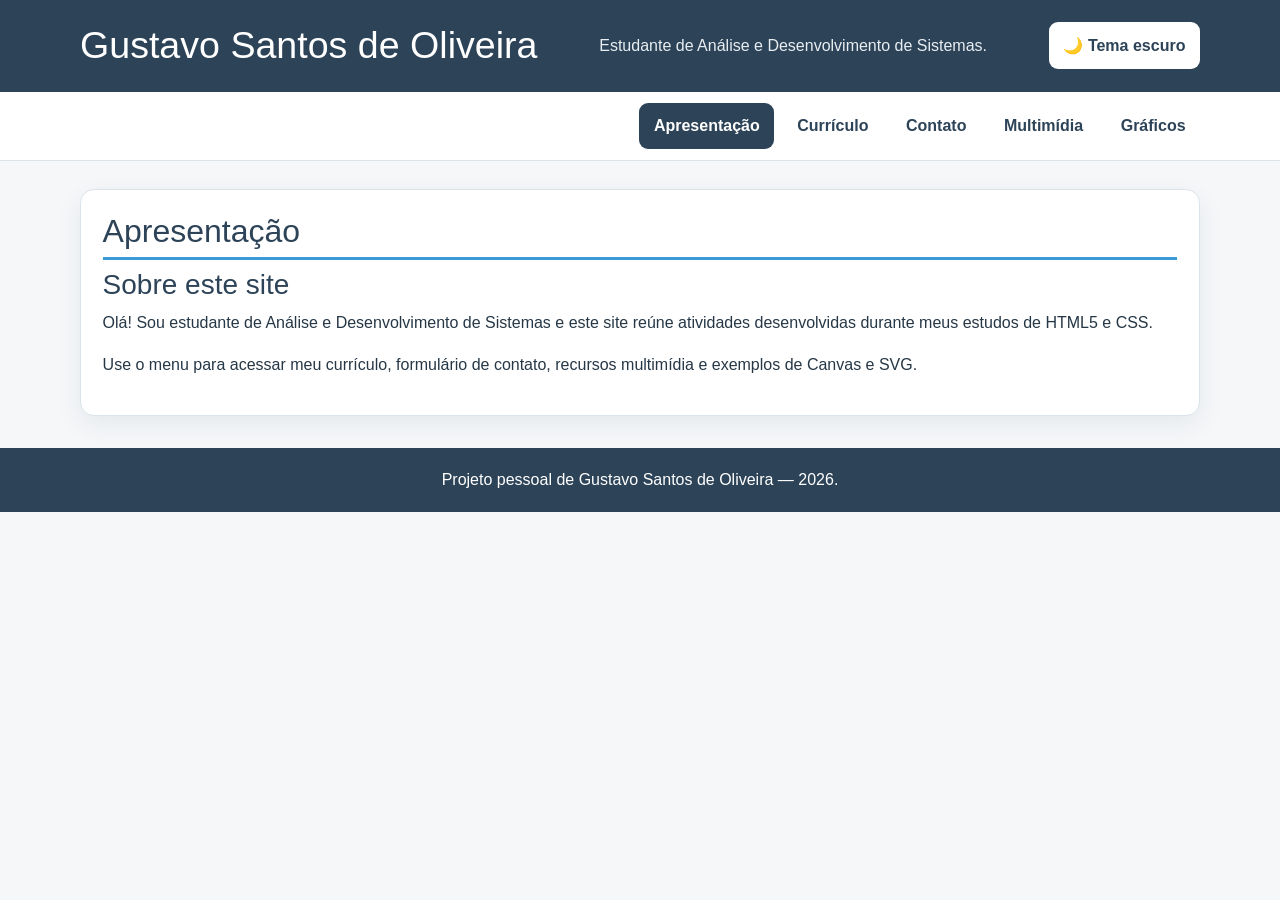
<file: index.html>
<!DOCTYPE html>
<html lang="pt-BR">
<head>
    <meta charset="UTF-8">
    <meta name="viewport" content="width=device-width, initial-scale=1.0">
    <title>Meu Site Pessoal</title>
    <link href="https://cdn.jsdelivr.net/npm/bootstrap@5.3.3/dist/css/bootstrap.min.css" rel="stylesheet" integrity="sha384-QWTKZyjpPEjISv5WaRU9OFeRpok6YctnYmDr5pNlyT2bRjXh0JMhjY6hW+ALEwIH" crossorigin="anonymous">
    <link rel="stylesheet" href="css/estilos.css">
    <script src="js/scripts.js" defer></script>
</head>
<body>
    <header class="topo">
        <h1>Gustavo Santos de Oliveira</h1>
        <p>Estudante de Análise e Desenvolvimento de Sistemas.</p>
    
        <button class="botao-tema" type="button" id="alternar-tema" aria-label="Ativar tema escuro" aria-pressed="false">🌙 Tema escuro</button>
    </header>

    <nav class="menu" aria-label="Navegação principal">
    <ul>
        <li><a class="ativo" aria-current="page" href="index.html">Apresentação</a></li>
        <li><a href="curriculo.html">Currículo</a></li>
        <li><a href="formulario.html">Contato</a></li>
        <li><a href="multimidia.html">Multimídia</a></li>
        <li><a href="graficos.html">Gráficos</a></li>
    </ul>
</nav>

    <main>
        <section>
            <h2>Apresentação</h2>
            <article>
                <h3>Sobre este site</h3>
                <p>Olá! Sou estudante de Análise e Desenvolvimento de Sistemas e este site reúne atividades desenvolvidas durante meus estudos de HTML5 e CSS.</p>
                <p>Use o menu para acessar meu currículo, formulário de contato, recursos multimídia e exemplos de Canvas e SVG.</p>
            </article>
        </section>
    </main>

    <footer>
        <p>Projeto pessoal de Gustavo Santos de Oliveira — 2026.</p>
    </footer>
</body>
</html>
</file>
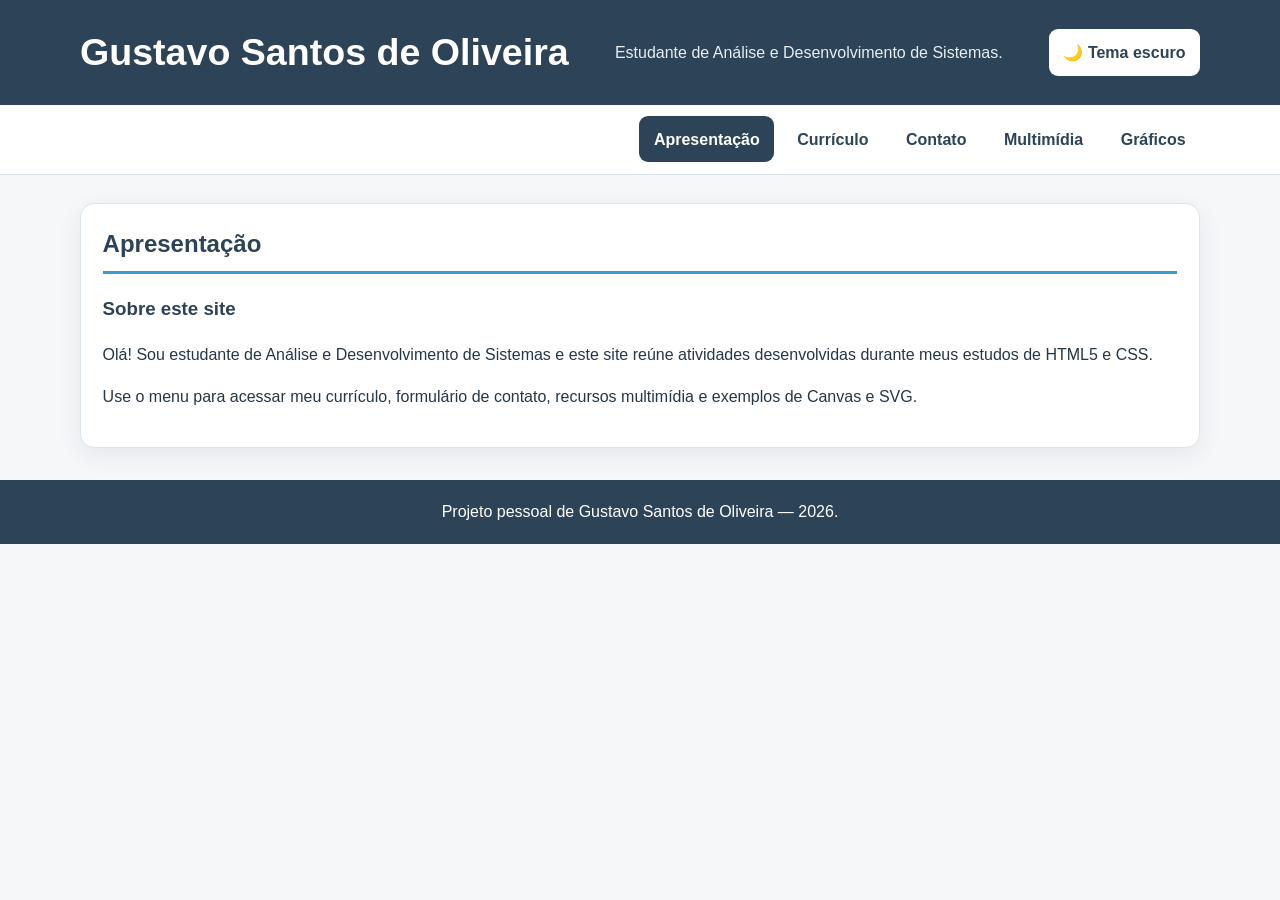
<file: cp2/index.html>
<!DOCTYPE html>
<html lang="pt-BR">
<head>
    <meta charset="UTF-8">
    <meta name="viewport" content="width=device-width, initial-scale=1.0">
    <title>Meu Site Pessoal</title>
    <link rel="stylesheet" href="css/estilos.css">
    <script src="js/scripts.js" defer></script>
</head>
<body>
    <header class="topo">
        <h1>Gustavo Santos de Oliveira</h1>
        <p>Estudante de Análise e Desenvolvimento de Sistemas.</p>
    
        <button class="botao-tema" type="button" id="alternar-tema" aria-label="Ativar tema escuro" aria-pressed="false">🌙 Tema escuro</button>
    </header>

    <nav class="menu" aria-label="Navegação principal">
    <ul>
        <li><a class="ativo" aria-current="page" href="index.html">Apresentação</a></li>
        <li><a href="curriculo.html">Currículo</a></li>
        <li><a href="formulario.html">Contato</a></li>
        <li><a href="multimidia.html">Multimídia</a></li>
        <li><a href="graficos.html">Gráficos</a></li>
    </ul>
</nav>

    <main>
        <section>
            <h2>Apresentação</h2>
            <article>
                <h3>Sobre este site</h3>
                <p>Olá! Sou estudante de Análise e Desenvolvimento de Sistemas e este site reúne atividades desenvolvidas durante meus estudos de HTML5 e CSS.</p>
                <p>Use o menu para acessar meu currículo, formulário de contato, recursos multimídia e exemplos de Canvas e SVG.</p>
            </article>
        </section>
    </main>

    <footer>
        <p>Projeto pessoal de Gustavo Santos de Oliveira — 2026.</p>
    </footer>
</body>
</html>
</file>
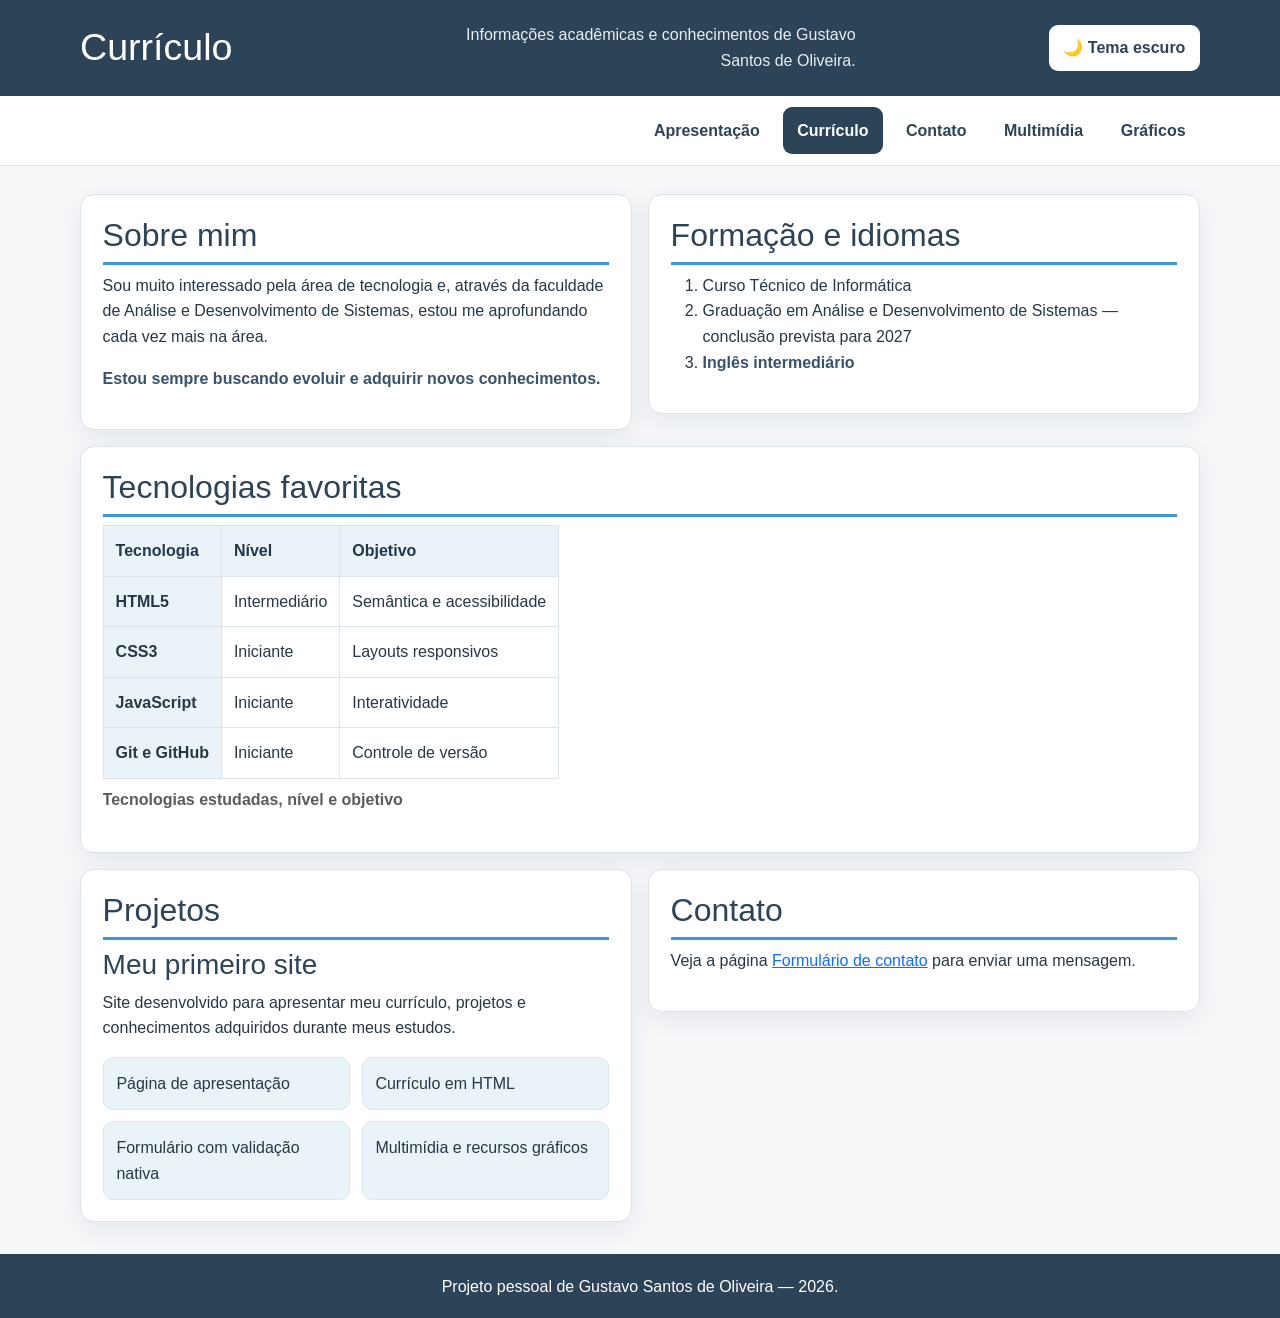
<file: curriculo.html>
<!DOCTYPE html>
<html lang="pt-BR">
<head>
    <meta charset="UTF-8">
    <meta name="viewport" content="width=device-width, initial-scale=1.0">
    <title>Currículo | Gustavo Santos</title>
    <link href="https://cdn.jsdelivr.net/npm/bootstrap@5.3.3/dist/css/bootstrap.min.css" rel="stylesheet" integrity="sha384-QWTKZyjpPEjISv5WaRU9OFeRpok6YctnYmDr5pNlyT2bRjXh0JMhjY6hW+ALEwIH" crossorigin="anonymous">
    <link rel="stylesheet" href="css/estilos.css">
    <script src="js/scripts.js" defer></script>
</head>
<body>
    <header class="topo">
        <h1>Currículo</h1>
        <p>Informações acadêmicas e conhecimentos de Gustavo Santos de Oliveira.</p>
    
        <button class="botao-tema" type="button" id="alternar-tema" aria-label="Ativar tema escuro" aria-pressed="false">🌙 Tema escuro</button>
    </header>

    <nav class="menu" aria-label="Navegação principal">
    <ul>
        <li><a href="index.html">Apresentação</a></li>
        <li><a class="ativo" aria-current="page" href="curriculo.html">Currículo</a></li>
        <li><a href="formulario.html">Contato</a></li>
        <li><a href="multimidia.html">Multimídia</a></li>
        <li><a href="graficos.html">Gráficos</a></li>
    </ul>
</nav>

    <main class="curriculo-grid">
        <section id="sobre">
            <h2>Sobre mim</h2>
            <p>Sou muito interessado pela área de tecnologia e, através da faculdade de Análise e Desenvolvimento de Sistemas, estou me aprofundando cada vez mais na área.</p>
            <p><span class="destaque">Estou sempre buscando evoluir e adquirir novos conhecimentos.</span></p>
        </section>

        <section id="formacao">
            <h2>Formação e idiomas</h2>
            <ol>
                <li>Curso Técnico de Informática</li>
                <li>Graduação em Análise e Desenvolvimento de Sistemas — conclusão prevista para 2027</li>
                <li><span class="destaque">Inglês intermediário</span></li>
            </ol>
        </section>

        <section id="tecnologias">
            <h2>Tecnologias favoritas</h2>
            <table>
                <caption>Tecnologias estudadas, nível e objetivo</caption>
                <thead>
                    <tr>
                        <th scope="col">Tecnologia</th>
                        <th scope="col">Nível</th>
                        <th scope="col">Objetivo</th>
                    </tr>
                </thead>
                <tbody>
                    <tr><th scope="row">HTML5</th><td>Intermediário</td><td>Semântica e acessibilidade</td></tr>
                    <tr><th scope="row">CSS3</th><td>Iniciante</td><td>Layouts responsivos</td></tr>
                    <tr><th scope="row">JavaScript</th><td>Iniciante</td><td>Interatividade</td></tr>
                    <tr><th scope="row">Git e GitHub</th><td>Iniciante</td><td>Controle de versão</td></tr>
                </tbody>
            </table>
        </section>

        <section id="projetos">
            <h2>Projetos</h2>
            <article>
                <h3>Meu primeiro site</h3>
                <p>Site desenvolvido para apresentar meu currículo, projetos e conhecimentos adquiridos durante meus estudos.</p>
                <ul class="habilidades-flex">
                    <li>Página de apresentação</li>
                    <li>Currículo em HTML</li>
                    <li>Formulário com validação nativa</li>
                    <li>Multimídia e recursos gráficos</li>
                </ul>
            </article>
        </section>

        <section id="contato">
            <h2>Contato</h2>
            <p>Veja a página <a href="formulario.html">Formulário de contato</a> para enviar uma mensagem.</p>
        </section>
    </main>

    <footer>
        <p>Projeto pessoal de Gustavo Santos de Oliveira — 2026.</p>
    </footer>
</body>
</html>
</file>
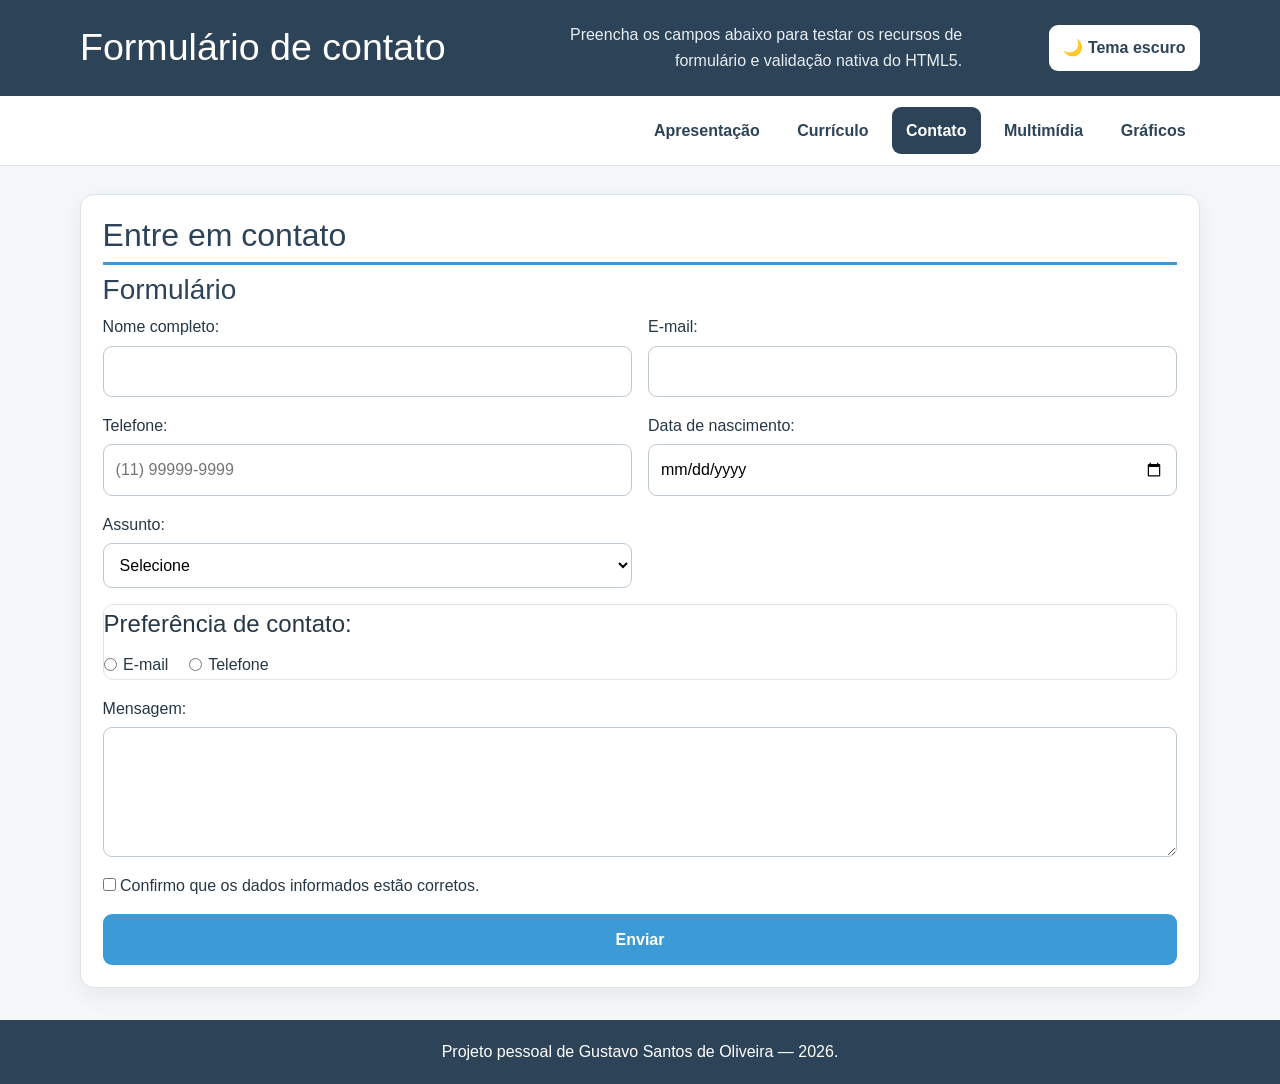
<file: formulario.html>
<!DOCTYPE html>
<html lang="pt-BR">
<head>
    <meta charset="UTF-8">
    <meta name="viewport" content="width=device-width, initial-scale=1.0">
    <title>Formulário de Contato</title>
    <link href="https://cdn.jsdelivr.net/npm/bootstrap@5.3.3/dist/css/bootstrap.min.css" rel="stylesheet" integrity="sha384-QWTKZyjpPEjISv5WaRU9OFeRpok6YctnYmDr5pNlyT2bRjXh0JMhjY6hW+ALEwIH" crossorigin="anonymous">
    <link rel="stylesheet" href="css/estilos.css">
    <script src="js/scripts.js" defer></script>
</head>
<body>
    <header class="topo">
        <h1>Formulário de contato</h1>
        <p>Preencha os campos abaixo para testar os recursos de formulário e validação nativa do HTML5.</p>
    
        <button class="botao-tema" type="button" id="alternar-tema" aria-label="Ativar tema escuro" aria-pressed="false">🌙 Tema escuro</button>
    </header>

    <nav class="menu" aria-label="Navegação principal">
    <ul>
        <li><a href="index.html">Apresentação</a></li>
        <li><a href="curriculo.html">Currículo</a></li>
        <li><a class="ativo" aria-current="page" href="formulario.html">Contato</a></li>
        <li><a href="multimidia.html">Multimídia</a></li>
        <li><a href="graficos.html">Gráficos</a></li>
    </ul>
</nav>

    <main>
        <section>
            <h2>Entre em contato</h2>
            <article>
                <h3>Formulário</h3>
                <form id="form-contato" action="#" method="post" novalidate>
                    <p class="feedback-formulario" id="feedback-formulario" role="status" aria-live="polite" hidden></p>
                    <div class="campo">
                        <label for="nome">Nome completo:</label>
                        <input type="text" id="nome" name="nome" required>
                    </div>

                    <div class="campo">
                        <label for="email">E-mail:</label>
                        <input type="email" id="email" name="email" required>
                    </div>

                    <div class="campo">
                        <label for="telefone">Telefone:</label>
                        <input type="tel" id="telefone" name="telefone"
                               placeholder="(11) 99999-9999"
                               pattern="\([0-9]{2}\) [0-9]{5}-[0-9]{4}"
                               title="Digite no formato (11) 99999-9999">
                    </div>

                    <div class="campo">
                        <label for="nascimento">Data de nascimento:</label>
                        <input type="date" id="nascimento" name="nascimento">
                    </div>

                    <div class="campo">
                        <label for="assunto">Assunto:</label>
                        <select id="assunto" name="assunto" required>
                            <option value="">Selecione</option>
                            <option value="contato">Contato</option>
                            <option value="projeto">Projeto</option>
                            <option value="outro">Outro</option>
                        </select>
                    </div>

                    <fieldset>
                        <legend>Preferência de contato:</legend>
                        <label><input type="radio" name="preferencia" value="email" required> E-mail</label>
                        <label><input type="radio" name="preferencia" value="telefone"> Telefone</label>
                    </fieldset>

                    <div class="campo">
                        <label for="mensagem">Mensagem:</label>
                        <textarea id="mensagem" name="mensagem" minlength="10" required></textarea>
                    </div>

                    <div class="campo">
                        <label>
                            <input type="checkbox" name="aceite" required>
                            Confirmo que os dados informados estão corretos.
                        </label>
                    </div>

                    <button type="submit">Enviar</button>
                </form>
            </article>
        </section>
    </main>

    <footer>
        <p>Projeto pessoal de Gustavo Santos de Oliveira — 2026.</p>
    </footer>
</body>
</html>
</file>
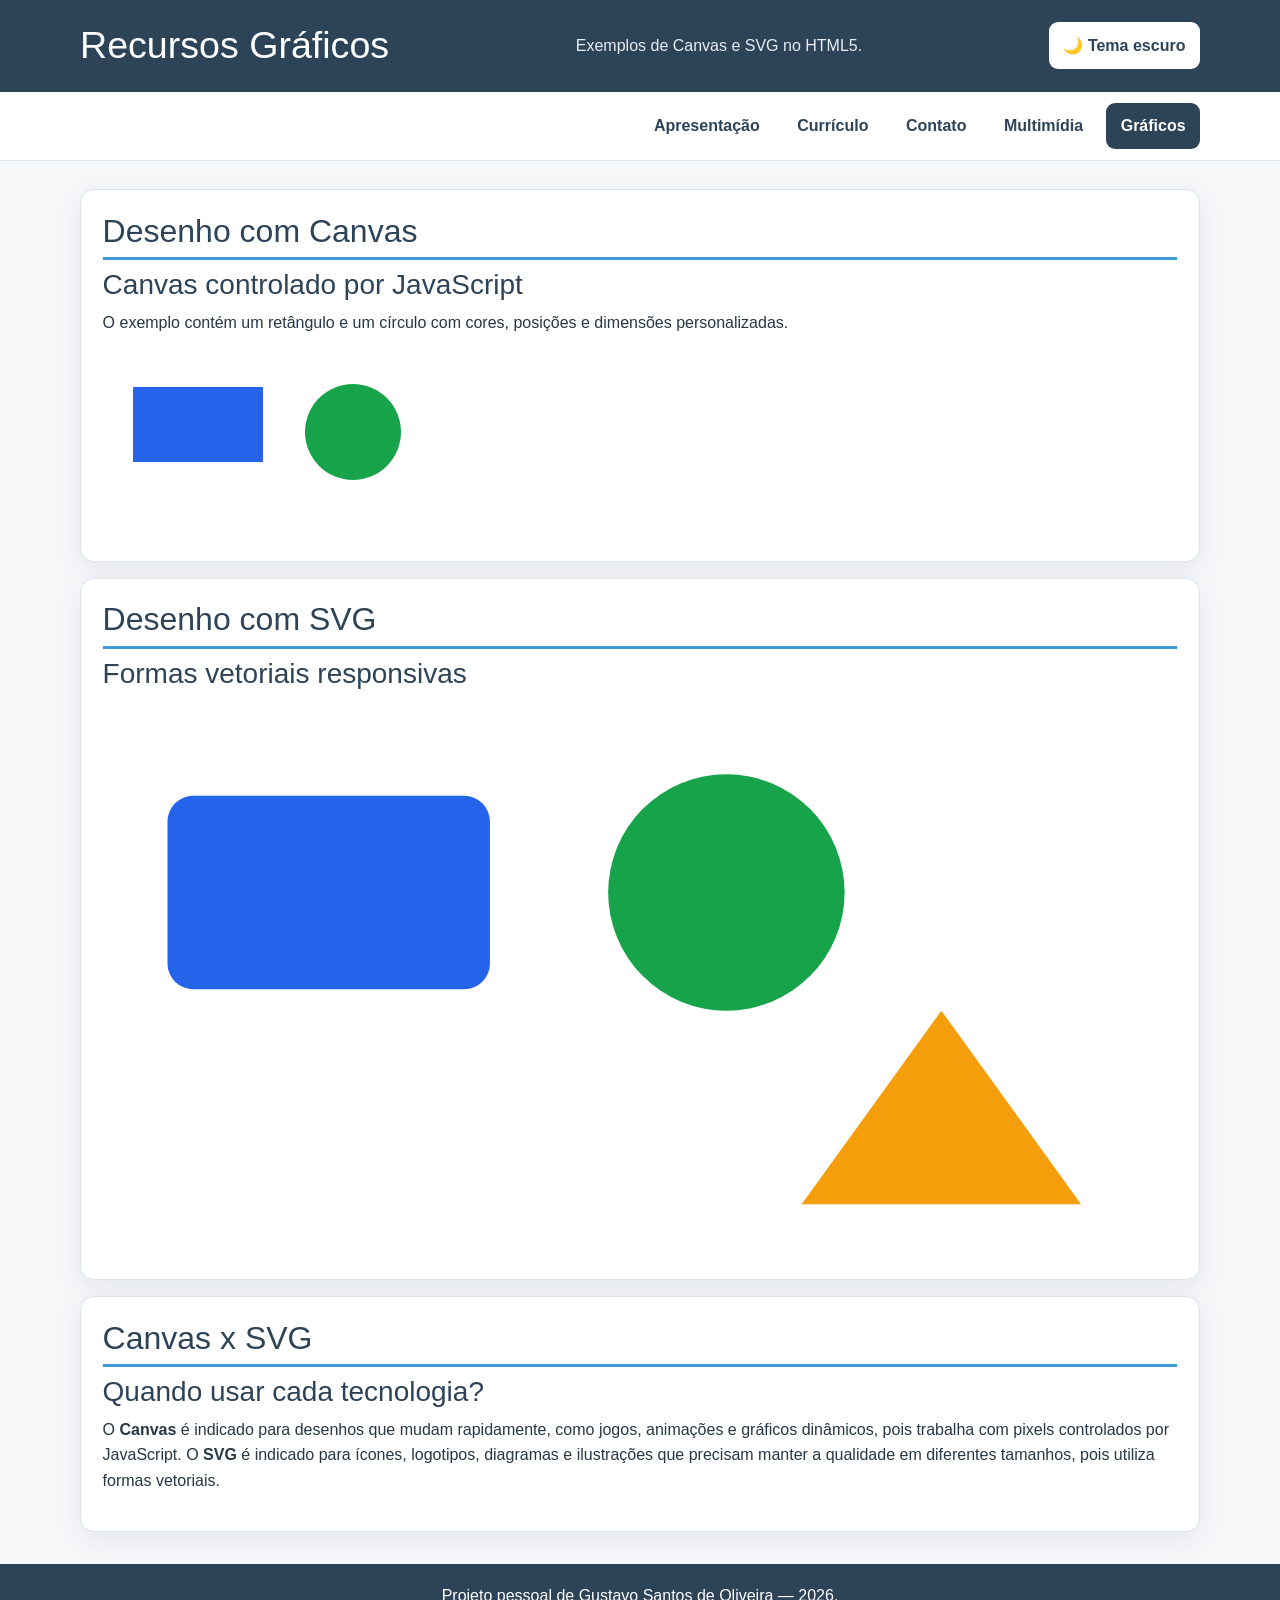
<file: graficos.html>
<!DOCTYPE html>
<html lang="pt-BR">
<head>
    <meta charset="UTF-8">
    <meta name="viewport" content="width=device-width, initial-scale=1.0">
    <title>Gráficos | Canvas e SVG</title>
    <link href="https://cdn.jsdelivr.net/npm/bootstrap@5.3.3/dist/css/bootstrap.min.css" rel="stylesheet" integrity="sha384-QWTKZyjpPEjISv5WaRU9OFeRpok6YctnYmDr5pNlyT2bRjXh0JMhjY6hW+ALEwIH" crossorigin="anonymous">
    <link rel="stylesheet" href="css/estilos.css">
    <script src="js/scripts.js" defer></script>
</head>
<body>
    <header class="topo">
        <h1>Recursos Gráficos</h1>
        <p>Exemplos de Canvas e SVG no HTML5.</p>
    
        <button class="botao-tema" type="button" id="alternar-tema" aria-label="Ativar tema escuro" aria-pressed="false">🌙 Tema escuro</button>
    </header>

    <nav class="menu" aria-label="Navegação principal">
    <ul>
        <li><a href="index.html">Apresentação</a></li>
        <li><a href="curriculo.html">Currículo</a></li>
        <li><a href="formulario.html">Contato</a></li>
        <li><a href="multimidia.html">Multimídia</a></li>
        <li><a class="ativo" aria-current="page" href="graficos.html">Gráficos</a></li>
    </ul>
</nav>

    <main>
        <section>
            <h2>Desenho com Canvas</h2>
            <article>
                <h3>Canvas controlado por JavaScript</h3>
                <p>O exemplo contém um retângulo e um círculo com cores, posições e dimensões personalizadas.</p>
                <canvas id="desenho" width="360" height="180" aria-label="Canvas com um retângulo azul e um círculo verde">
                    Seu navegador não suporta o elemento Canvas.
                </canvas>
            </article>
        </section>

        <section>
            <h2>Desenho com SVG</h2>
            <article>
                <h3>Formas vetoriais responsivas</h3>
                <svg class="svg-responsivo"
                     viewBox="0 0 500 260"
                     role="img"
                     aria-label="Ilustração SVG com retângulo, círculo e triângulo">
                    <title>Formas geométricas criadas com SVG</title>
                    <rect class="forma-retangulo" x="30" y="45" width="150" height="90" rx="12"></rect>
                    <circle class="forma-circulo" cx="290" cy="90" r="55"></circle>
                    <polygon class="forma-poligono" points="390,145 455,235 325,235"></polygon>
                </svg>
            </article>
        </section>

        <section>
            <h2>Canvas x SVG</h2>
            <article>
                <h3>Quando usar cada tecnologia?</h3>
                <p>O <strong>Canvas</strong> é indicado para desenhos que mudam rapidamente, como jogos, animações e gráficos dinâmicos, pois trabalha com pixels controlados por JavaScript. O <strong>SVG</strong> é indicado para ícones, logotipos, diagramas e ilustrações que precisam manter a qualidade em diferentes tamanhos, pois utiliza formas vetoriais.</p>
            </article>
        </section>

    </main>

    <footer>
        <p>Projeto pessoal de Gustavo Santos de Oliveira — 2026.</p>
    </footer>
</body>
</html>
</file>
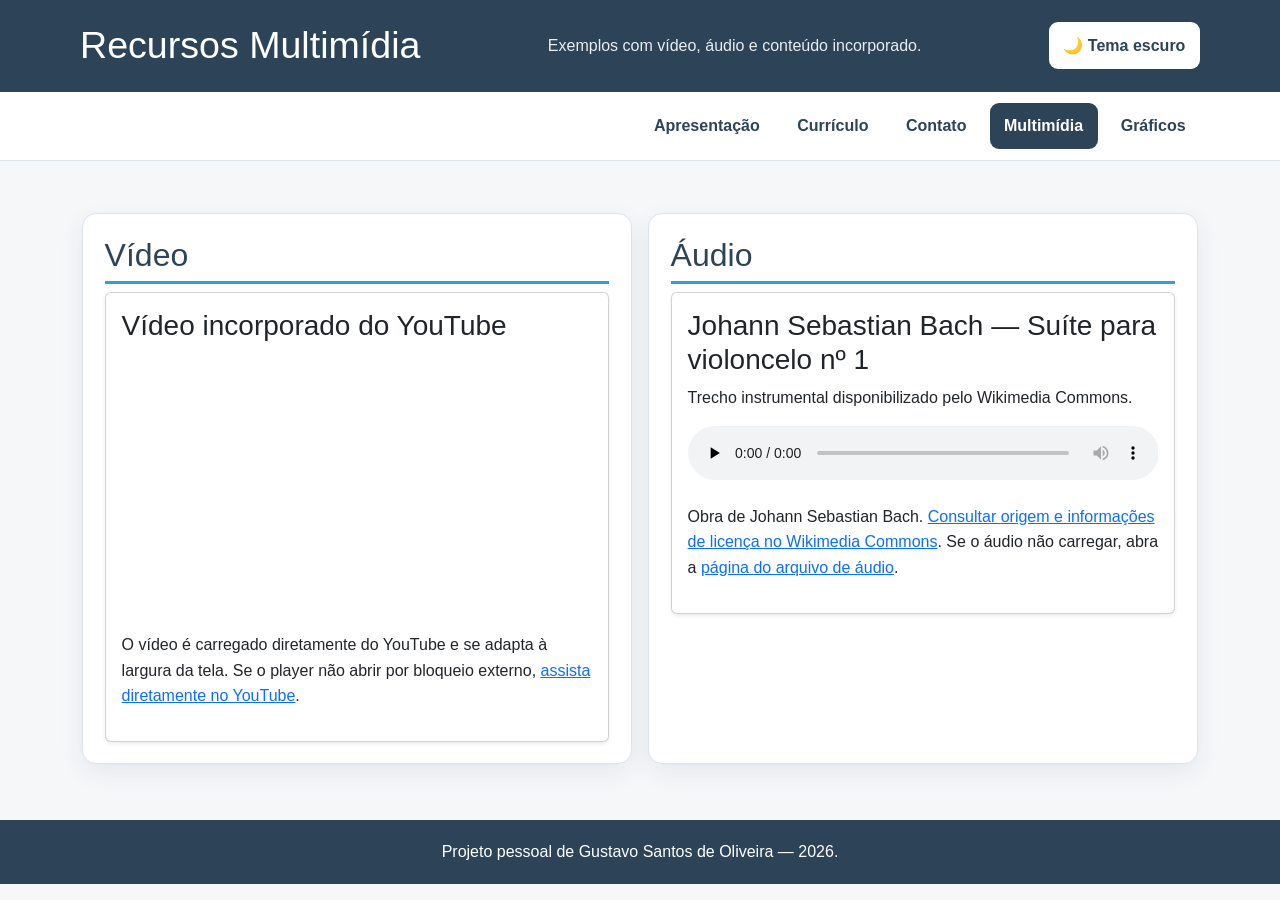
<file: multimidia.html>
<!DOCTYPE html>
<html lang="pt-BR">
<head>
    <meta charset="UTF-8">
    <meta name="viewport" content="width=device-width, initial-scale=1.0">
    <title>Multimídia HTML5</title>
    <link href="https://cdn.jsdelivr.net/npm/bootstrap@5.3.3/dist/css/bootstrap.min.css" rel="stylesheet" integrity="sha384-QWTKZyjpPEjISv5WaRU9OFeRpok6YctnYmDr5pNlyT2bRjXh0JMhjY6hW+ALEwIH" crossorigin="anonymous">
    <link rel="stylesheet" href="css/estilos.css">
    <script src="js/scripts.js" defer></script>
</head>
<body>
    <header class="topo">
        <h1>Recursos Multimídia</h1>
        <p>Exemplos com vídeo, áudio e conteúdo incorporado.</p>
    
        <button class="botao-tema" type="button" id="alternar-tema" aria-label="Ativar tema escuro" aria-pressed="false">🌙 Tema escuro</button>
    </header>

    <nav class="menu" aria-label="Navegação principal">
    <ul>
        <li><a href="index.html">Apresentação</a></li>
        <li><a href="curriculo.html">Currículo</a></li>
        <li><a href="formulario.html">Contato</a></li>
        <li><a class="ativo" aria-current="page" href="multimidia.html">Multimídia</a></li>
        <li><a href="graficos.html">Gráficos</a></li>
    </ul>
</nav>

    <main class="conteudo-flex container py-4">
        <section class="w-100">
            <h2>Vídeo</h2>
            <article class="card shadow-sm">
                <div class="card-body">
                    <h3 class="card-title">Vídeo incorporado do YouTube</h3>
                    <div class="youtube-responsivo ratio ratio-16x9">
                        <iframe
                            src="https://www.youtube.com/embed/M7lc1UVf-VE"
                            title="Vídeo demonstrativo incorporado do YouTube"
                            loading="eager"
                            allow="accelerometer; autoplay; clipboard-write; encrypted-media; gyroscope; picture-in-picture; web-share"
                            referrerpolicy="strict-origin-when-cross-origin"
                            allowfullscreen>
                        </iframe>
                    </div>
                    <p class="observacao mt-3">O vídeo é carregado diretamente do YouTube e se adapta à largura da tela. Se o player não abrir por bloqueio externo, <a href="https://www.youtube.com/watch?v=M7lc1UVf-VE" target="_blank" rel="noopener noreferrer">assista diretamente no YouTube</a>.</p>
                </div>
            </article>
        </section>

        <section class="w-100">
            <h2>Áudio</h2>
            <article class="card shadow-sm">
                <div class="card-body">
                    <h3 class="card-title">Johann Sebastian Bach — Suíte para violoncelo nº 1</h3>
                    <p>Trecho instrumental disponibilizado pelo Wikimedia Commons.</p>
                    <audio controls preload="none" class="w-100">
                        <source src="https://upload.wikimedia.org/wikipedia/commons/1/11/Bach_-_Cello_Suite_no._1_in_G_major%2C_BWV_1007_-_V._Menuets_I_and_II.ogg" type="audio/ogg; codecs=vorbis">
                        Seu navegador não suporta áudio HTML5.
                    </audio>
                    <p class="observacao mt-3">Obra de Johann Sebastian Bach. <a href="https://commons.wikimedia.org/wiki/File:Bach_-_Cello_Suite_no._1_in_G_major,_BWV_1007_-_V._Menuets_I_and_II.ogg" target="_blank" rel="noopener noreferrer">Consultar origem e informações de licença no Wikimedia Commons</a>. Se o áudio não carregar, abra a <a href="https://commons.wikimedia.org/wiki/Special:Redirect/file/Bach%20-%20Cello%20Suite%20no.%201%20in%20G%20major%2C%20BWV%201007%20-%20V.%20Menuets%20I%20and%20II.ogg" target="_blank" rel="noopener noreferrer">página do arquivo de áudio</a>.</p>
                </div>
            </article>
        </section>
    </main>

    <footer>
        <p>Projeto pessoal de Gustavo Santos de Oliveira — 2026.</p>
    </footer>
</body>
</html>
</file>
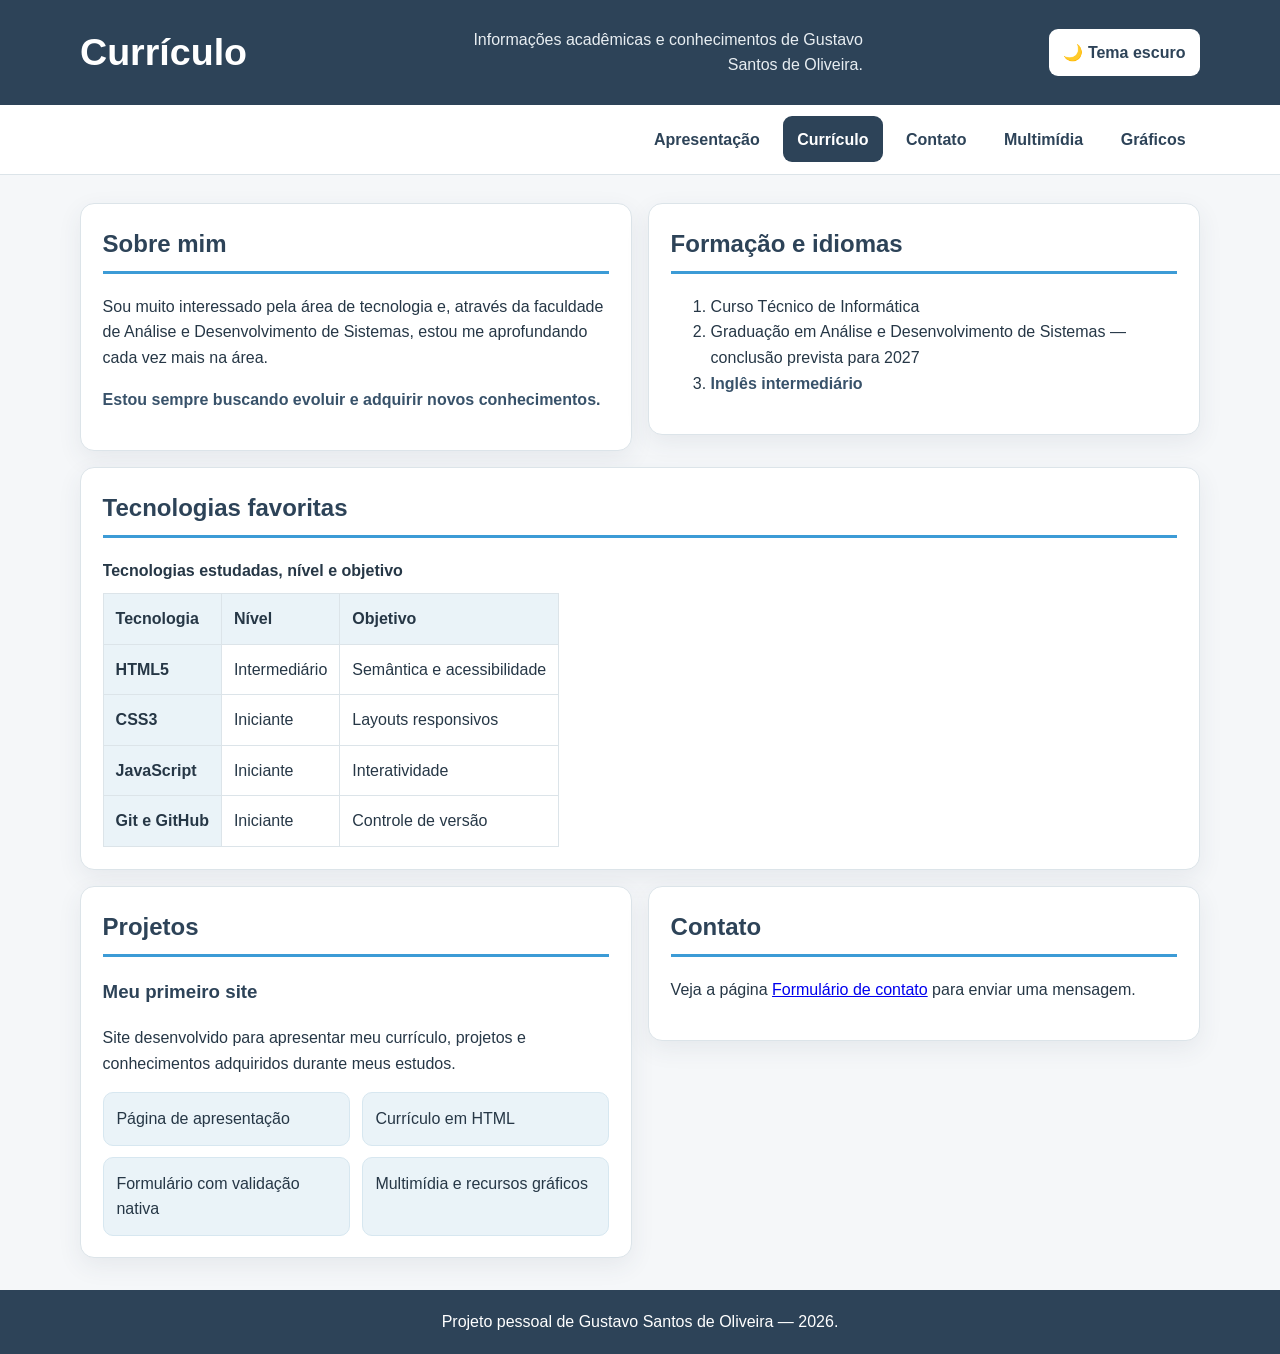
<file: cp2/curriculo.html>
<!DOCTYPE html>
<html lang="pt-BR">
<head>
    <meta charset="UTF-8">
    <meta name="viewport" content="width=device-width, initial-scale=1.0">
    <title>Currículo | Gustavo Santos</title>
    <link rel="stylesheet" href="css/estilos.css">
    <script src="js/scripts.js" defer></script>
</head>
<body>
    <header class="topo">
        <h1>Currículo</h1>
        <p>Informações acadêmicas e conhecimentos de Gustavo Santos de Oliveira.</p>
    
        <button class="botao-tema" type="button" id="alternar-tema" aria-label="Ativar tema escuro" aria-pressed="false">🌙 Tema escuro</button>
    </header>

    <nav class="menu" aria-label="Navegação principal">
    <ul>
        <li><a href="index.html">Apresentação</a></li>
        <li><a class="ativo" aria-current="page" href="curriculo.html">Currículo</a></li>
        <li><a href="formulario.html">Contato</a></li>
        <li><a href="multimidia.html">Multimídia</a></li>
        <li><a href="graficos.html">Gráficos</a></li>
    </ul>
</nav>

    <main class="curriculo-grid">
        <section id="sobre">
            <h2>Sobre mim</h2>
            <p>Sou muito interessado pela área de tecnologia e, através da faculdade de Análise e Desenvolvimento de Sistemas, estou me aprofundando cada vez mais na área.</p>
            <p><span class="destaque">Estou sempre buscando evoluir e adquirir novos conhecimentos.</span></p>
        </section>

        <section id="formacao">
            <h2>Formação e idiomas</h2>
            <ol>
                <li>Curso Técnico de Informática</li>
                <li>Graduação em Análise e Desenvolvimento de Sistemas — conclusão prevista para 2027</li>
                <li><span class="destaque">Inglês intermediário</span></li>
            </ol>
        </section>

        <section id="tecnologias">
            <h2>Tecnologias favoritas</h2>
            <table>
                <caption>Tecnologias estudadas, nível e objetivo</caption>
                <thead>
                    <tr>
                        <th scope="col">Tecnologia</th>
                        <th scope="col">Nível</th>
                        <th scope="col">Objetivo</th>
                    </tr>
                </thead>
                <tbody>
                    <tr><th scope="row">HTML5</th><td>Intermediário</td><td>Semântica e acessibilidade</td></tr>
                    <tr><th scope="row">CSS3</th><td>Iniciante</td><td>Layouts responsivos</td></tr>
                    <tr><th scope="row">JavaScript</th><td>Iniciante</td><td>Interatividade</td></tr>
                    <tr><th scope="row">Git e GitHub</th><td>Iniciante</td><td>Controle de versão</td></tr>
                </tbody>
            </table>
        </section>

        <section id="projetos">
            <h2>Projetos</h2>
            <article>
                <h3>Meu primeiro site</h3>
                <p>Site desenvolvido para apresentar meu currículo, projetos e conhecimentos adquiridos durante meus estudos.</p>
                <ul class="habilidades-flex">
                    <li>Página de apresentação</li>
                    <li>Currículo em HTML</li>
                    <li>Formulário com validação nativa</li>
                    <li>Multimídia e recursos gráficos</li>
                </ul>
            </article>
        </section>

        <section id="contato">
            <h2>Contato</h2>
            <p>Veja a página <a href="formulario.html">Formulário de contato</a> para enviar uma mensagem.</p>
        </section>
    </main>

    <footer>
        <p>Projeto pessoal de Gustavo Santos de Oliveira — 2026.</p>
    </footer>
</body>
</html>
</file>
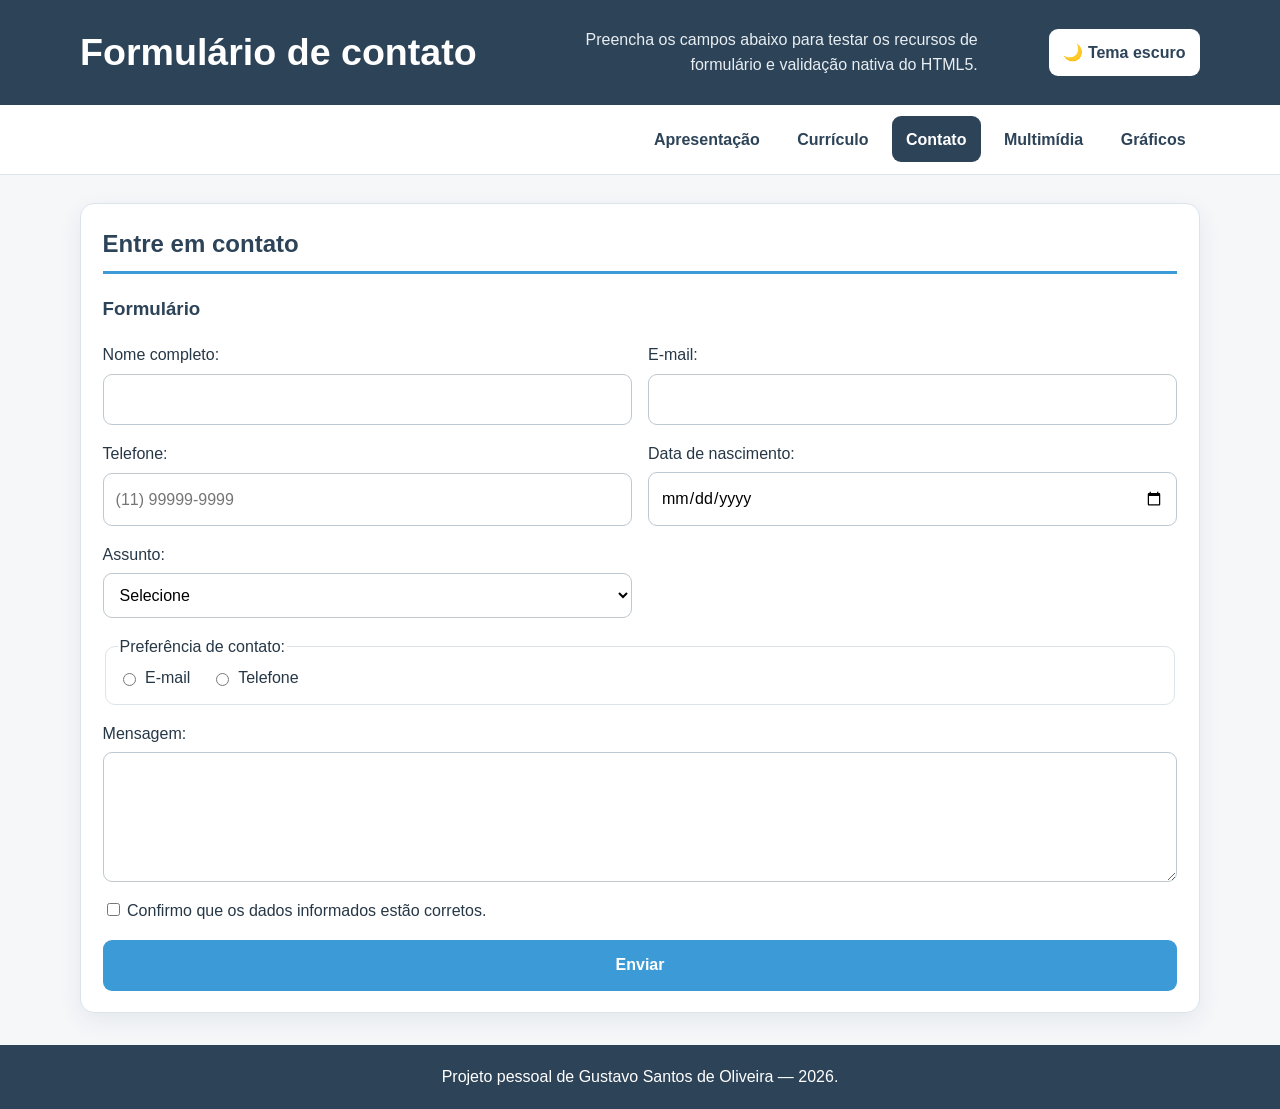
<file: cp2/formulario.html>
<!DOCTYPE html>
<html lang="pt-BR">
<head>
    <meta charset="UTF-8">
    <meta name="viewport" content="width=device-width, initial-scale=1.0">
    <title>Formulário de Contato</title>
    <link rel="stylesheet" href="css/estilos.css">
    <script src="js/scripts.js" defer></script>
</head>
<body>
    <header class="topo">
        <h1>Formulário de contato</h1>
        <p>Preencha os campos abaixo para testar os recursos de formulário e validação nativa do HTML5.</p>
    
        <button class="botao-tema" type="button" id="alternar-tema" aria-label="Ativar tema escuro" aria-pressed="false">🌙 Tema escuro</button>
    </header>

    <nav class="menu" aria-label="Navegação principal">
    <ul>
        <li><a href="index.html">Apresentação</a></li>
        <li><a href="curriculo.html">Currículo</a></li>
        <li><a class="ativo" aria-current="page" href="formulario.html">Contato</a></li>
        <li><a href="multimidia.html">Multimídia</a></li>
        <li><a href="graficos.html">Gráficos</a></li>
    </ul>
</nav>

    <main>
        <section>
            <h2>Entre em contato</h2>
            <article>
                <h3>Formulário</h3>
                <form id="form-contato" action="#" method="post" novalidate>
                    <p class="feedback-formulario" id="feedback-formulario" role="status" aria-live="polite" hidden></p>
                    <div class="campo">
                        <label for="nome">Nome completo:</label>
                        <input type="text" id="nome" name="nome" required>
                    </div>

                    <div class="campo">
                        <label for="email">E-mail:</label>
                        <input type="email" id="email" name="email" required>
                    </div>

                    <div class="campo">
                        <label for="telefone">Telefone:</label>
                        <input type="tel" id="telefone" name="telefone"
                               placeholder="(11) 99999-9999"
                               pattern="\([0-9]{2}\) [0-9]{5}-[0-9]{4}"
                               title="Digite no formato (11) 99999-9999">
                    </div>

                    <div class="campo">
                        <label for="nascimento">Data de nascimento:</label>
                        <input type="date" id="nascimento" name="nascimento">
                    </div>

                    <div class="campo">
                        <label for="assunto">Assunto:</label>
                        <select id="assunto" name="assunto" required>
                            <option value="">Selecione</option>
                            <option value="contato">Contato</option>
                            <option value="projeto">Projeto</option>
                            <option value="outro">Outro</option>
                        </select>
                    </div>

                    <fieldset>
                        <legend>Preferência de contato:</legend>
                        <label><input type="radio" name="preferencia" value="email" required> E-mail</label>
                        <label><input type="radio" name="preferencia" value="telefone"> Telefone</label>
                    </fieldset>

                    <div class="campo">
                        <label for="mensagem">Mensagem:</label>
                        <textarea id="mensagem" name="mensagem" minlength="10" required></textarea>
                    </div>

                    <div class="campo">
                        <label>
                            <input type="checkbox" name="aceite" required>
                            Confirmo que os dados informados estão corretos.
                        </label>
                    </div>

                    <button type="submit">Enviar</button>
                </form>
            </article>
        </section>
    </main>

    <footer>
        <p>Projeto pessoal de Gustavo Santos de Oliveira — 2026.</p>
    </footer>
</body>
</html>
</file>
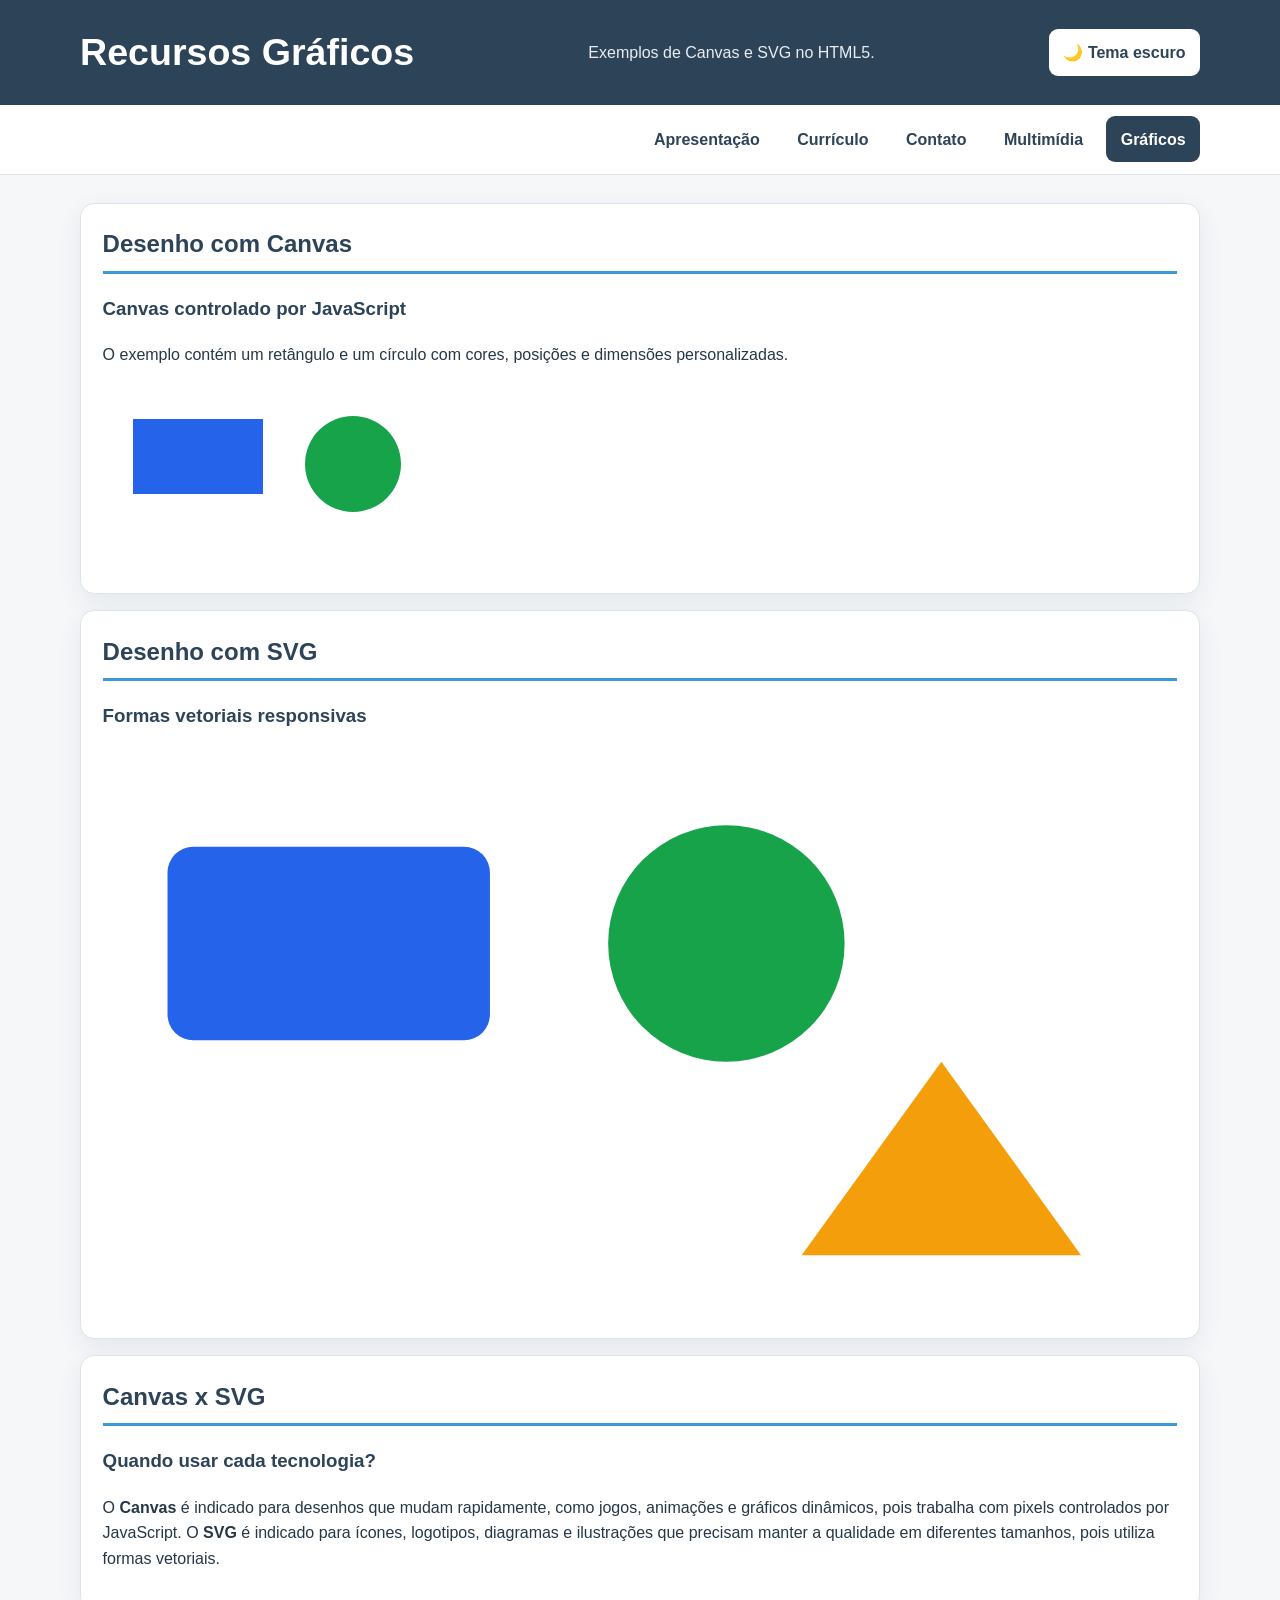
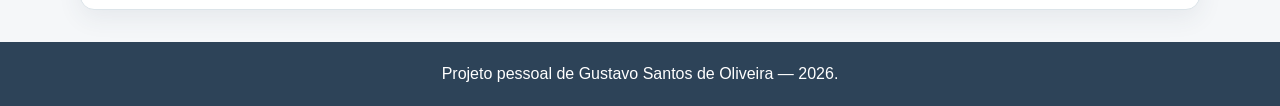
<file: cp2/graficos.html>
<!DOCTYPE html>
<html lang="pt-BR">
<head>
    <meta charset="UTF-8">
    <meta name="viewport" content="width=device-width, initial-scale=1.0">
    <title>Gráficos | Canvas e SVG</title>
    <link rel="stylesheet" href="css/estilos.css">
    <script src="js/scripts.js" defer></script>
</head>
<body>
    <header class="topo">
        <h1>Recursos Gráficos</h1>
        <p>Exemplos de Canvas e SVG no HTML5.</p>
    
        <button class="botao-tema" type="button" id="alternar-tema" aria-label="Ativar tema escuro" aria-pressed="false">🌙 Tema escuro</button>
    </header>

    <nav class="menu" aria-label="Navegação principal">
    <ul>
        <li><a href="index.html">Apresentação</a></li>
        <li><a href="curriculo.html">Currículo</a></li>
        <li><a href="formulario.html">Contato</a></li>
        <li><a href="multimidia.html">Multimídia</a></li>
        <li><a class="ativo" aria-current="page" href="graficos.html">Gráficos</a></li>
    </ul>
</nav>

    <main>
        <section>
            <h2>Desenho com Canvas</h2>
            <article>
                <h3>Canvas controlado por JavaScript</h3>
                <p>O exemplo contém um retângulo e um círculo com cores, posições e dimensões personalizadas.</p>
                <canvas id="desenho" width="360" height="180" aria-label="Canvas com um retângulo azul e um círculo verde">
                    Seu navegador não suporta o elemento Canvas.
                </canvas>
            </article>
        </section>

        <section>
            <h2>Desenho com SVG</h2>
            <article>
                <h3>Formas vetoriais responsivas</h3>
                <svg class="svg-responsivo"
                     viewBox="0 0 500 260"
                     role="img"
                     aria-label="Ilustração SVG com retângulo, círculo e triângulo">
                    <title>Formas geométricas criadas com SVG</title>
                    <rect class="forma-retangulo" x="30" y="45" width="150" height="90" rx="12"></rect>
                    <circle class="forma-circulo" cx="290" cy="90" r="55"></circle>
                    <polygon class="forma-poligono" points="390,145 455,235 325,235"></polygon>
                </svg>
            </article>
        </section>

        <section>
            <h2>Canvas x SVG</h2>
            <article>
                <h3>Quando usar cada tecnologia?</h3>
                <p>O <strong>Canvas</strong> é indicado para desenhos que mudam rapidamente, como jogos, animações e gráficos dinâmicos, pois trabalha com pixels controlados por JavaScript. O <strong>SVG</strong> é indicado para ícones, logotipos, diagramas e ilustrações que precisam manter a qualidade em diferentes tamanhos, pois utiliza formas vetoriais.</p>
            </article>
        </section>

    </main>

    <footer>
        <p>Projeto pessoal de Gustavo Santos de Oliveira — 2026.</p>
    </footer>
</body>
</html>
</file>
<file: css/estilos.css>
/* =========================================================
   CP1 RESPONSIVO — mobile first
   Trio solicitado: Flexbox + Grid + Media Queries
   ========================================================= */

:root {
    --azul-900: #2d4358;
    --azul-800: #38526a;
    --azul-600: #3c9bd6;
    --azul-100: #eaf3f8;
    --fundo: #f5f7f9;
    --card: #ffffff;
    --texto: #263746;
    --texto-suave: #60717e;
    --borda: #dce4e9;
    --sombra: 0 8px 24px rgba(45, 67, 88, 0.08);
    --raio: 14px;
}

* {
    box-sizing: border-box;
}

html {
    scroll-behavior: smooth;
}

body {
    margin: 0;
    min-height: 100vh;
    font-family: Arial, Helvetica, sans-serif;
    color: var(--texto);
    background: var(--fundo);
    line-height: 1.6;
}

/* FLEXBOX NO CABEÇALHO */
.topo {
    display: flex;
    flex-direction: column;
    gap: 0.35rem;
    padding: 1.4rem 1rem;
    background: var(--azul-900);
    color: #fff;
}

.topo h1,
.topo p {
    margin: 0;
}

.topo h1 {
    font-size: clamp(1.55rem, 5vw, 2.35rem);
}

.topo p {
    color: #e8eef2;
}

/* FLEXBOX NO MENU + QUEBRA DE LINHA */
.menu {
    padding: 0.7rem 1rem;
    background: #fff;
    border-bottom: 1px solid var(--borda);
    position: sticky;
    top: 0;
    z-index: 10;
}

.menu ul {
    list-style: none;
    margin: 0 auto;
    padding: 0;
    max-width: 1120px;
    display: flex;
    flex-wrap: wrap;
    gap: 0.55rem;
    justify-content: center;
}

.menu a {
    display: block;
    padding: 0.65rem 0.9rem;
    border-radius: 9px;
    color: var(--azul-900);
    text-decoration: none;
    font-weight: 700;
    transition: 0.2s ease;
}

.menu a:hover,
.menu a:focus-visible,
.menu a.ativo {
    background: var(--azul-900);
    color: #fff;
}

main {
    width: min(100% - 2rem, 1120px);
    margin: 1.25rem auto 2rem;
}

section {
    min-width: 0;
    margin-bottom: 1rem;
    padding: 1.1rem;
    background: var(--card);
    border: 1px solid var(--borda);
    border-radius: var(--raio);
    box-shadow: var(--sombra);
}

section h2,
article h3 {
    color: var(--azul-900);
}

section h2 {
    margin-top: 0;
    border-bottom: 3px solid var(--azul-600);
    padding-bottom: 0.45rem;
}

article {
    min-width: 0;
}

.destaque {
    font-weight: 700;
    color: var(--azul-800);
}

/* GRID: currículo começa com uma coluna no celular */
.curriculo-grid {
    display: grid;
    grid-template-columns: 1fr;
    gap: 1rem;
}

.curriculo-grid section {
    margin: 0;
}

/* FLEXBOX EM CONTEÚDO: lista de itens do projeto */
.habilidades-flex {
    display: flex;
    flex-wrap: wrap;
    gap: 0.7rem;
    list-style: none;
    padding: 0;
    margin: 1rem 0 0;
}

.habilidades-flex li {
    flex: 1 1 180px;
    padding: 0.8rem;
    border-radius: 10px;
    background: var(--azul-100);
    border: 1px solid #d7e7f0;
}

/* FLEXBOX em outra área de conteúdo */
.conteudo-flex {
    display: flex;
    flex-direction: column;
    gap: 1rem;
}

.conteudo-flex section {
    margin: 0;
    flex: 1 1 280px;
}

/* Tabelas responsivas */
table {
    width: 100%;
    border-collapse: collapse;
    display: block;
    overflow-x: auto;
    white-space: nowrap;
}

caption {
    text-align: left;
    font-weight: 700;
    margin-bottom: 0.6rem;
}

th,
td {
    padding: 0.75rem;
    border: 1px solid var(--borda);
    text-align: left;
}

th {
    background: var(--azul-100);
}

/* Formulário fluido */
form {
    display: grid;
    gap: 1rem;
}

.campo {
    display: grid;
    gap: 0.35rem;
}

input,
select,
textarea,
button {
    width: 100%;
    max-width: 100%;
    font: inherit;
}

input,
select,
textarea {
    padding: 0.75rem;
    border: 1px solid #bdc8d0;
    border-radius: 9px;
    background: #fff;
}

textarea {
    min-height: 130px;
    resize: vertical;
}

fieldset {
    border: 1px solid var(--borda);
    border-radius: 10px;
}

fieldset label {
    display: inline-flex;
    align-items: center;
    gap: 0.4rem;
    margin-right: 1rem;
}

fieldset input,
.campo label input[type="checkbox"] {
    width: auto;
}

button {
    border: 0;
    border-radius: 9px;
    padding: 0.8rem 1rem;
    background: var(--azul-600);
    color: #fff;
    font-weight: 700;
    cursor: pointer;
}

button:hover,
button:focus-visible {
    background: var(--azul-900);
}

/* Mídias e gráficos nunca ultrapassam a tela */
video,
audio,
canvas,
.svg-responsivo {
    max-width: 100%;
}

video,
canvas,
.svg-responsivo {
    height: auto;
}

.youtube-responsivo {
    position: relative;
    width: 100%;
    aspect-ratio: 16 / 9;
    overflow: hidden;
    border-radius: 10px;
}

.youtube-responsivo iframe {
    position: absolute;
    inset: 0;
    width: 100%;
    height: 100%;
    border: 0;
}

.forma-retangulo { fill: #2563eb; }
.forma-circulo { fill: #16a34a; }
.forma-poligono { fill: #f59e0b; }

footer {
    padding: 1.2rem 1rem;
    text-align: center;
    background: var(--azul-900);
    color: #fff;
}

footer p {
    margin: 0;
}

/* =========================================================
   MEDIA QUERY — tablet e desktop
   Mobile-first: regras acima são para telas pequenas.
   ========================================================= */
@media (min-width: 700px) {
    .topo {
        flex-direction: row;
        flex-wrap: wrap;
        align-items: center;
        justify-content: space-between;
        padding-inline: max(2rem, calc((100% - 1120px) / 2));
    }

    .topo p {
        text-align: right;
        max-width: 430px;
    }

    .menu ul {
        justify-content: flex-end;
    }

    /* GRID em duas colunas no currículo */
    .curriculo-grid {
        grid-template-columns: repeat(2, minmax(0, 1fr));
        align-items: start;
    }

    /* Tecnologias ocupa toda a largura para a tabela respirar */
    .curriculo-grid #tecnologias {
        grid-column: 1 / -1;
    }

    .conteudo-flex {
        flex-direction: row;
        flex-wrap: wrap;
        align-items: stretch;
    }

    form {
        grid-template-columns: repeat(2, minmax(0, 1fr));
    }

    form .campo:has(textarea),
    form fieldset,
    form button,
    form .campo:has(input[type="checkbox"]) {
        grid-column: 1 / -1;
    }
}

@media (min-width: 1000px) {
    main {
        margin-top: 1.75rem;
    }

    section {
        padding: 1.35rem;
    }
}


/* =========================================================
   CP3 — tema claro/escuro e feedback de formulário
   ========================================================= */
:root {
    color-scheme: light;
    --fundo: #f5f7f9;
    --card: #ffffff;
    --texto: #263746;
    --texto-suave: #60717e;
    --borda: #dce4e9;
    --azul-100: #eaf3f8;
}

:root[data-theme="escuro"] {
    color-scheme: dark;
    --fundo: #111827;
    --card: #1f2937;
    --texto: #f3f4f6;
    --texto-suave: #cbd5e1;
    --borda: #374151;
    --azul-100: #26384b;
    --azul-900: #172b40;
    --azul-800: #c6d9e8;
    --azul-600: #2689c4;
    --sombra: 0 8px 24px rgba(0, 0, 0, 0.2);
}

:root[data-theme="escuro"] .menu {
    background: #1f2937;
    border-bottom-color: var(--borda);
}

:root[data-theme="escuro"] .menu a {
    color: #e5e7eb;
}

:root[data-theme="escuro"] .menu a:hover,
:root[data-theme="escuro"] .menu a:focus-visible,
:root[data-theme="escuro"] .menu a.ativo {
    background: #3c9bd6;
    color: #fff;
}

:root[data-theme="escuro"] input,
:root[data-theme="escuro"] select,
:root[data-theme="escuro"] textarea {
    background: #111827;
    color: #f3f4f6;
    border-color: #4b5563;
}

:root[data-theme="escuro"] th {
    background: #26384b;
}

:root[data-theme="escuro"] .habilidades-flex li {
    background: #26384b;
    border-color: #40566b;
}

.botao-tema {
    width: auto;
    align-self: flex-start;
    margin-top: 0.8rem;
    padding: 0.6rem 0.85rem;
    background: #ffffff;
    color: var(--azul-900);
    border: 1px solid rgba(255, 255, 255, 0.55);
    white-space: nowrap;
}

.botao-tema:hover,
.botao-tema:focus-visible {
    background: #eaf3f8;
    color: #263746;
}

:root[data-theme="escuro"] .botao-tema {
    background: #26384b;
    color: #ffffff;
    border-color: #52677a;
}

.feedback-formulario {
    grid-column: 1 / -1;
    margin: 0;
    padding: 0.9rem 1rem;
    border-radius: 9px;
    font-weight: 700;
}

.feedback-erro {
    color: #991b1b;
    background: #fee2e2;
    border: 1px solid #fecaca;
}

.feedback-sucesso {
    color: #166534;
    background: #dcfce7;
    border: 1px solid #bbf7d0;
}

:root[data-theme="escuro"] .feedback-erro {
    color: #fecaca;
    background: #451a1a;
    border-color: #7f1d1d;
}

:root[data-theme="escuro"] .feedback-sucesso {
    color: #bbf7d0;
    background: #153522;
    border-color: #166534;
}

@media (min-width: 700px) {
    .botao-tema {
        margin-top: 0;
        align-self: center;
    }
}


/* CP4: foco visível para navegação por teclado */
:where(a, button, input, select, textarea, audio, iframe):focus-visible {
    outline: 3px solid #f59e0b;
    outline-offset: 3px;
}

/* Mantém o vídeo incorporado ocupando toda a área responsiva do Bootstrap. */
.youtube-responsivo iframe {
    width: 100%;
    height: 100%;
    border: 0;
}
</file>
<file: cp2/css/estilos.css>
/* =========================================================
   CP1 RESPONSIVO — mobile first
   Trio solicitado: Flexbox + Grid + Media Queries
   ========================================================= */

:root {
    --azul-900: #2d4358;
    --azul-800: #38526a;
    --azul-600: #3c9bd6;
    --azul-100: #eaf3f8;
    --fundo: #f5f7f9;
    --card: #ffffff;
    --texto: #263746;
    --texto-suave: #60717e;
    --borda: #dce4e9;
    --sombra: 0 8px 24px rgba(45, 67, 88, 0.08);
    --raio: 14px;
}

* {
    box-sizing: border-box;
}

html {
    scroll-behavior: smooth;
}

body {
    margin: 0;
    min-height: 100vh;
    font-family: Arial, Helvetica, sans-serif;
    color: var(--texto);
    background: var(--fundo);
    line-height: 1.6;
}

/* FLEXBOX NO CABEÇALHO */
.topo {
    display: flex;
    flex-direction: column;
    gap: 0.35rem;
    padding: 1.4rem 1rem;
    background: var(--azul-900);
    color: #fff;
}

.topo h1,
.topo p {
    margin: 0;
}

.topo h1 {
    font-size: clamp(1.55rem, 5vw, 2.35rem);
}

.topo p {
    color: #e8eef2;
}

/* FLEXBOX NO MENU + QUEBRA DE LINHA */
.menu {
    padding: 0.7rem 1rem;
    background: #fff;
    border-bottom: 1px solid var(--borda);
    position: sticky;
    top: 0;
    z-index: 10;
}

.menu ul {
    list-style: none;
    margin: 0 auto;
    padding: 0;
    max-width: 1120px;
    display: flex;
    flex-wrap: wrap;
    gap: 0.55rem;
    justify-content: center;
}

.menu a {
    display: block;
    padding: 0.65rem 0.9rem;
    border-radius: 9px;
    color: var(--azul-900);
    text-decoration: none;
    font-weight: 700;
    transition: 0.2s ease;
}

.menu a:hover,
.menu a:focus-visible,
.menu a.ativo {
    background: var(--azul-900);
    color: #fff;
}

main {
    width: min(100% - 2rem, 1120px);
    margin: 1.25rem auto 2rem;
}

section {
    min-width: 0;
    margin-bottom: 1rem;
    padding: 1.1rem;
    background: var(--card);
    border: 1px solid var(--borda);
    border-radius: var(--raio);
    box-shadow: var(--sombra);
}

section h2,
article h3 {
    color: var(--azul-900);
}

section h2 {
    margin-top: 0;
    border-bottom: 3px solid var(--azul-600);
    padding-bottom: 0.45rem;
}

article {
    min-width: 0;
}

.destaque {
    font-weight: 700;
    color: var(--azul-800);
}

/* GRID: currículo começa com uma coluna no celular */
.curriculo-grid {
    display: grid;
    grid-template-columns: 1fr;
    gap: 1rem;
}

.curriculo-grid section {
    margin: 0;
}

/* FLEXBOX EM CONTEÚDO: lista de itens do projeto */
.habilidades-flex {
    display: flex;
    flex-wrap: wrap;
    gap: 0.7rem;
    list-style: none;
    padding: 0;
    margin: 1rem 0 0;
}

.habilidades-flex li {
    flex: 1 1 180px;
    padding: 0.8rem;
    border-radius: 10px;
    background: var(--azul-100);
    border: 1px solid #d7e7f0;
}

/* FLEXBOX em outra área de conteúdo */
.conteudo-flex {
    display: flex;
    flex-direction: column;
    gap: 1rem;
}

.conteudo-flex section {
    margin: 0;
    flex: 1 1 280px;
}

/* Tabelas responsivas */
table {
    width: 100%;
    border-collapse: collapse;
    display: block;
    overflow-x: auto;
    white-space: nowrap;
}

caption {
    text-align: left;
    font-weight: 700;
    margin-bottom: 0.6rem;
}

th,
td {
    padding: 0.75rem;
    border: 1px solid var(--borda);
    text-align: left;
}

th {
    background: var(--azul-100);
}

/* Formulário fluido */
form {
    display: grid;
    gap: 1rem;
}

.campo {
    display: grid;
    gap: 0.35rem;
}

input,
select,
textarea,
button {
    width: 100%;
    max-width: 100%;
    font: inherit;
}

input,
select,
textarea {
    padding: 0.75rem;
    border: 1px solid #bdc8d0;
    border-radius: 9px;
    background: #fff;
}

textarea {
    min-height: 130px;
    resize: vertical;
}

fieldset {
    border: 1px solid var(--borda);
    border-radius: 10px;
}

fieldset label {
    display: inline-flex;
    align-items: center;
    gap: 0.4rem;
    margin-right: 1rem;
}

fieldset input,
.campo label input[type="checkbox"] {
    width: auto;
}

button {
    border: 0;
    border-radius: 9px;
    padding: 0.8rem 1rem;
    background: var(--azul-600);
    color: #fff;
    font-weight: 700;
    cursor: pointer;
}

button:hover,
button:focus-visible {
    background: var(--azul-900);
}

/* Mídias e gráficos nunca ultrapassam a tela */
video,
audio,
canvas,
.svg-responsivo {
    max-width: 100%;
}

video,
canvas,
.svg-responsivo {
    height: auto;
}

.youtube-responsivo {
    position: relative;
    width: 100%;
    aspect-ratio: 16 / 9;
    overflow: hidden;
    border-radius: 10px;
}

.youtube-responsivo iframe {
    position: absolute;
    inset: 0;
    width: 100%;
    height: 100%;
    border: 0;
}

.forma-retangulo { fill: #2563eb; }
.forma-circulo { fill: #16a34a; }
.forma-poligono { fill: #f59e0b; }

footer {
    padding: 1.2rem 1rem;
    text-align: center;
    background: var(--azul-900);
    color: #fff;
}

footer p {
    margin: 0;
}

/* =========================================================
   MEDIA QUERY — tablet e desktop
   Mobile-first: regras acima são para telas pequenas.
   ========================================================= */
@media (min-width: 700px) {
    .topo {
        flex-direction: row;
        flex-wrap: wrap;
        align-items: center;
        justify-content: space-between;
        padding-inline: max(2rem, calc((100% - 1120px) / 2));
    }

    .topo p {
        text-align: right;
        max-width: 430px;
    }

    .menu ul {
        justify-content: flex-end;
    }

    /* GRID em duas colunas no currículo */
    .curriculo-grid {
        grid-template-columns: repeat(2, minmax(0, 1fr));
        align-items: start;
    }

    /* Tecnologias ocupa toda a largura para a tabela respirar */
    .curriculo-grid #tecnologias {
        grid-column: 1 / -1;
    }

    .conteudo-flex {
        flex-direction: row;
        flex-wrap: wrap;
        align-items: stretch;
    }

    form {
        grid-template-columns: repeat(2, minmax(0, 1fr));
    }

    form .campo:has(textarea),
    form fieldset,
    form button,
    form .campo:has(input[type="checkbox"]) {
        grid-column: 1 / -1;
    }
}

@media (min-width: 1000px) {
    main {
        margin-top: 1.75rem;
    }

    section {
        padding: 1.35rem;
    }
}


/* =========================================================
   CP3 — tema claro/escuro e feedback de formulário
   ========================================================= */
:root {
    color-scheme: light;
    --fundo: #f5f7f9;
    --card: #ffffff;
    --texto: #263746;
    --texto-suave: #60717e;
    --borda: #dce4e9;
    --azul-100: #eaf3f8;
}

:root[data-theme="escuro"] {
    color-scheme: dark;
    --fundo: #111827;
    --card: #1f2937;
    --texto: #f3f4f6;
    --texto-suave: #cbd5e1;
    --borda: #374151;
    --azul-100: #26384b;
    --azul-900: #172b40;
    --azul-800: #c6d9e8;
    --azul-600: #2689c4;
    --sombra: 0 8px 24px rgba(0, 0, 0, 0.2);
}

:root[data-theme="escuro"] .menu {
    background: #1f2937;
    border-bottom-color: var(--borda);
}

:root[data-theme="escuro"] .menu a {
    color: #e5e7eb;
}

:root[data-theme="escuro"] .menu a:hover,
:root[data-theme="escuro"] .menu a:focus-visible,
:root[data-theme="escuro"] .menu a.ativo {
    background: #3c9bd6;
    color: #fff;
}

:root[data-theme="escuro"] input,
:root[data-theme="escuro"] select,
:root[data-theme="escuro"] textarea {
    background: #111827;
    color: #f3f4f6;
    border-color: #4b5563;
}

:root[data-theme="escuro"] th {
    background: #26384b;
}

:root[data-theme="escuro"] .habilidades-flex li {
    background: #26384b;
    border-color: #40566b;
}

.botao-tema {
    width: auto;
    align-self: flex-start;
    margin-top: 0.8rem;
    padding: 0.6rem 0.85rem;
    background: #ffffff;
    color: var(--azul-900);
    border: 1px solid rgba(255, 255, 255, 0.55);
    white-space: nowrap;
}

.botao-tema:hover,
.botao-tema:focus-visible {
    background: #eaf3f8;
    color: #263746;
}

:root[data-theme="escuro"] .botao-tema {
    background: #26384b;
    color: #ffffff;
    border-color: #52677a;
}

.feedback-formulario {
    grid-column: 1 / -1;
    margin: 0;
    padding: 0.9rem 1rem;
    border-radius: 9px;
    font-weight: 700;
}

.feedback-erro {
    color: #991b1b;
    background: #fee2e2;
    border: 1px solid #fecaca;
}

.feedback-sucesso {
    color: #166534;
    background: #dcfce7;
    border: 1px solid #bbf7d0;
}

:root[data-theme="escuro"] .feedback-erro {
    color: #fecaca;
    background: #451a1a;
    border-color: #7f1d1d;
}

:root[data-theme="escuro"] .feedback-sucesso {
    color: #bbf7d0;
    background: #153522;
    border-color: #166534;
}

@media (min-width: 700px) {
    .botao-tema {
        margin-top: 0;
        align-self: center;
    }
}
</file>
